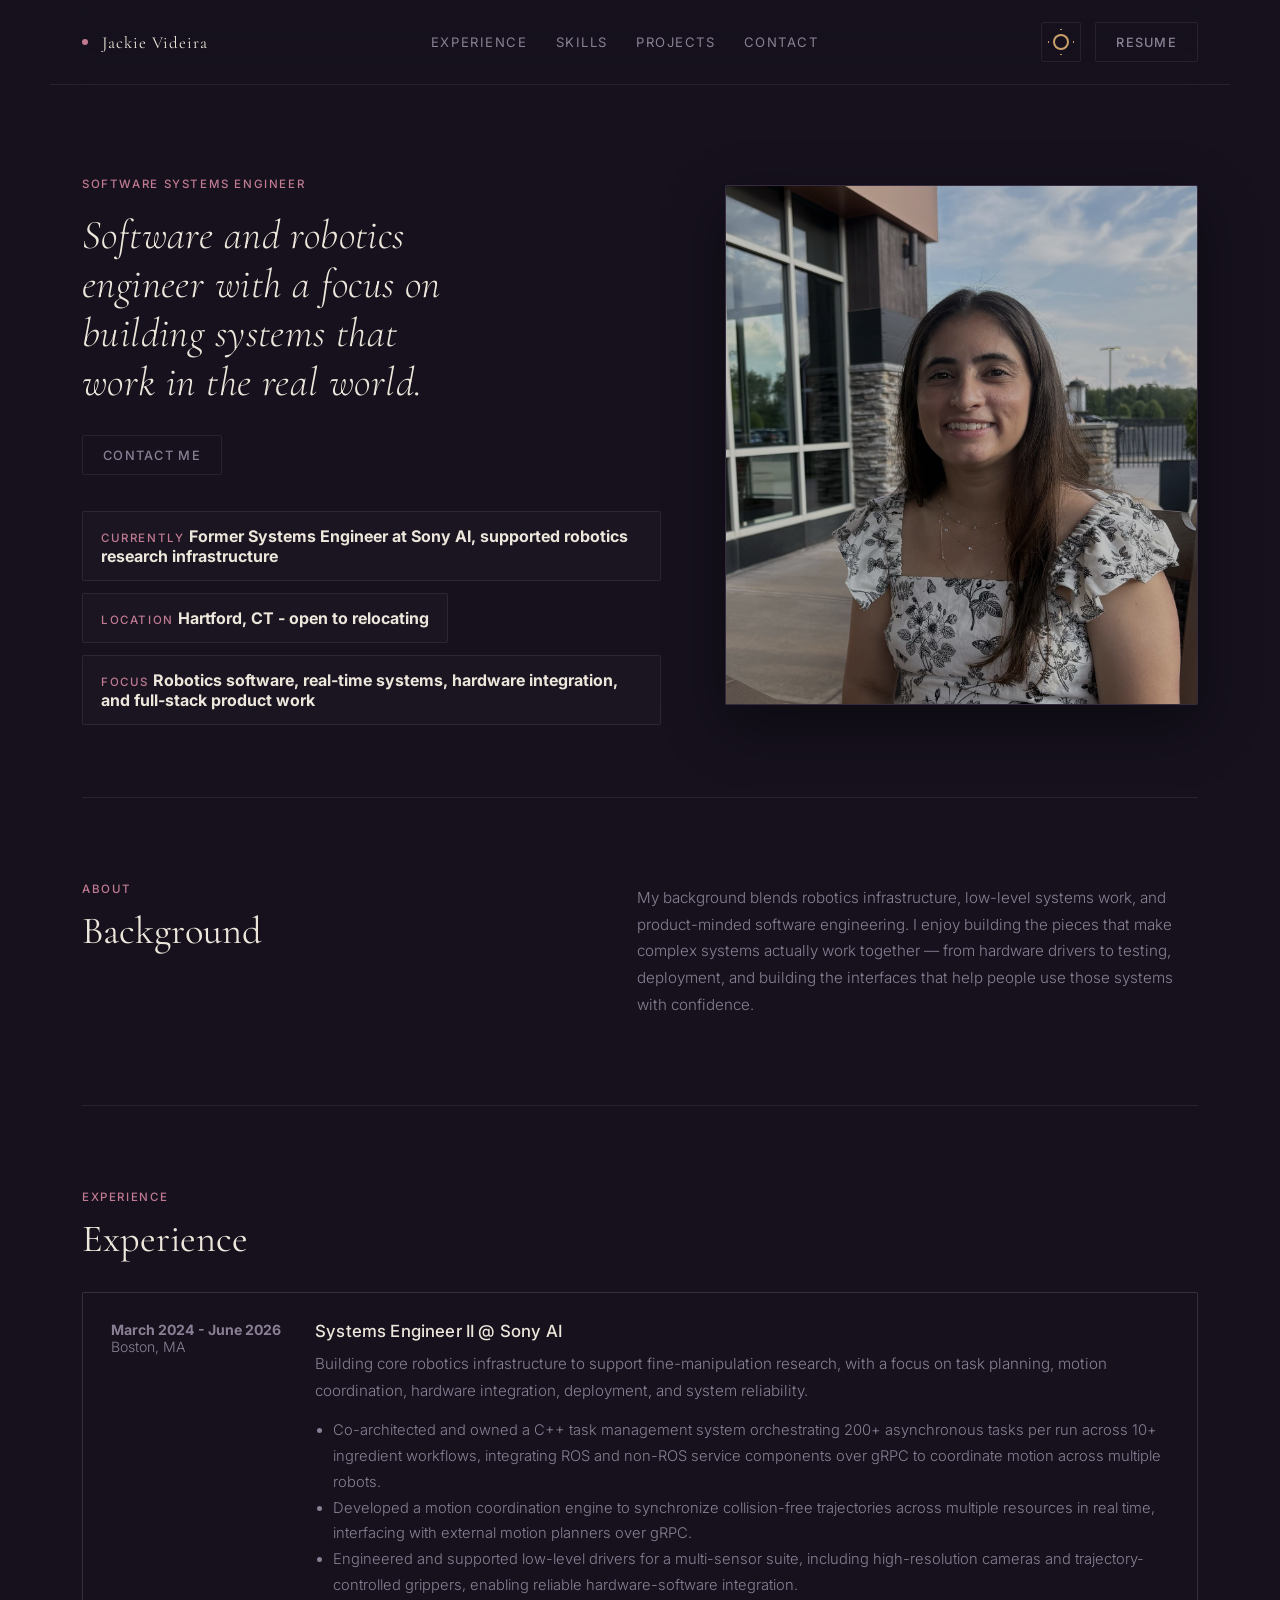
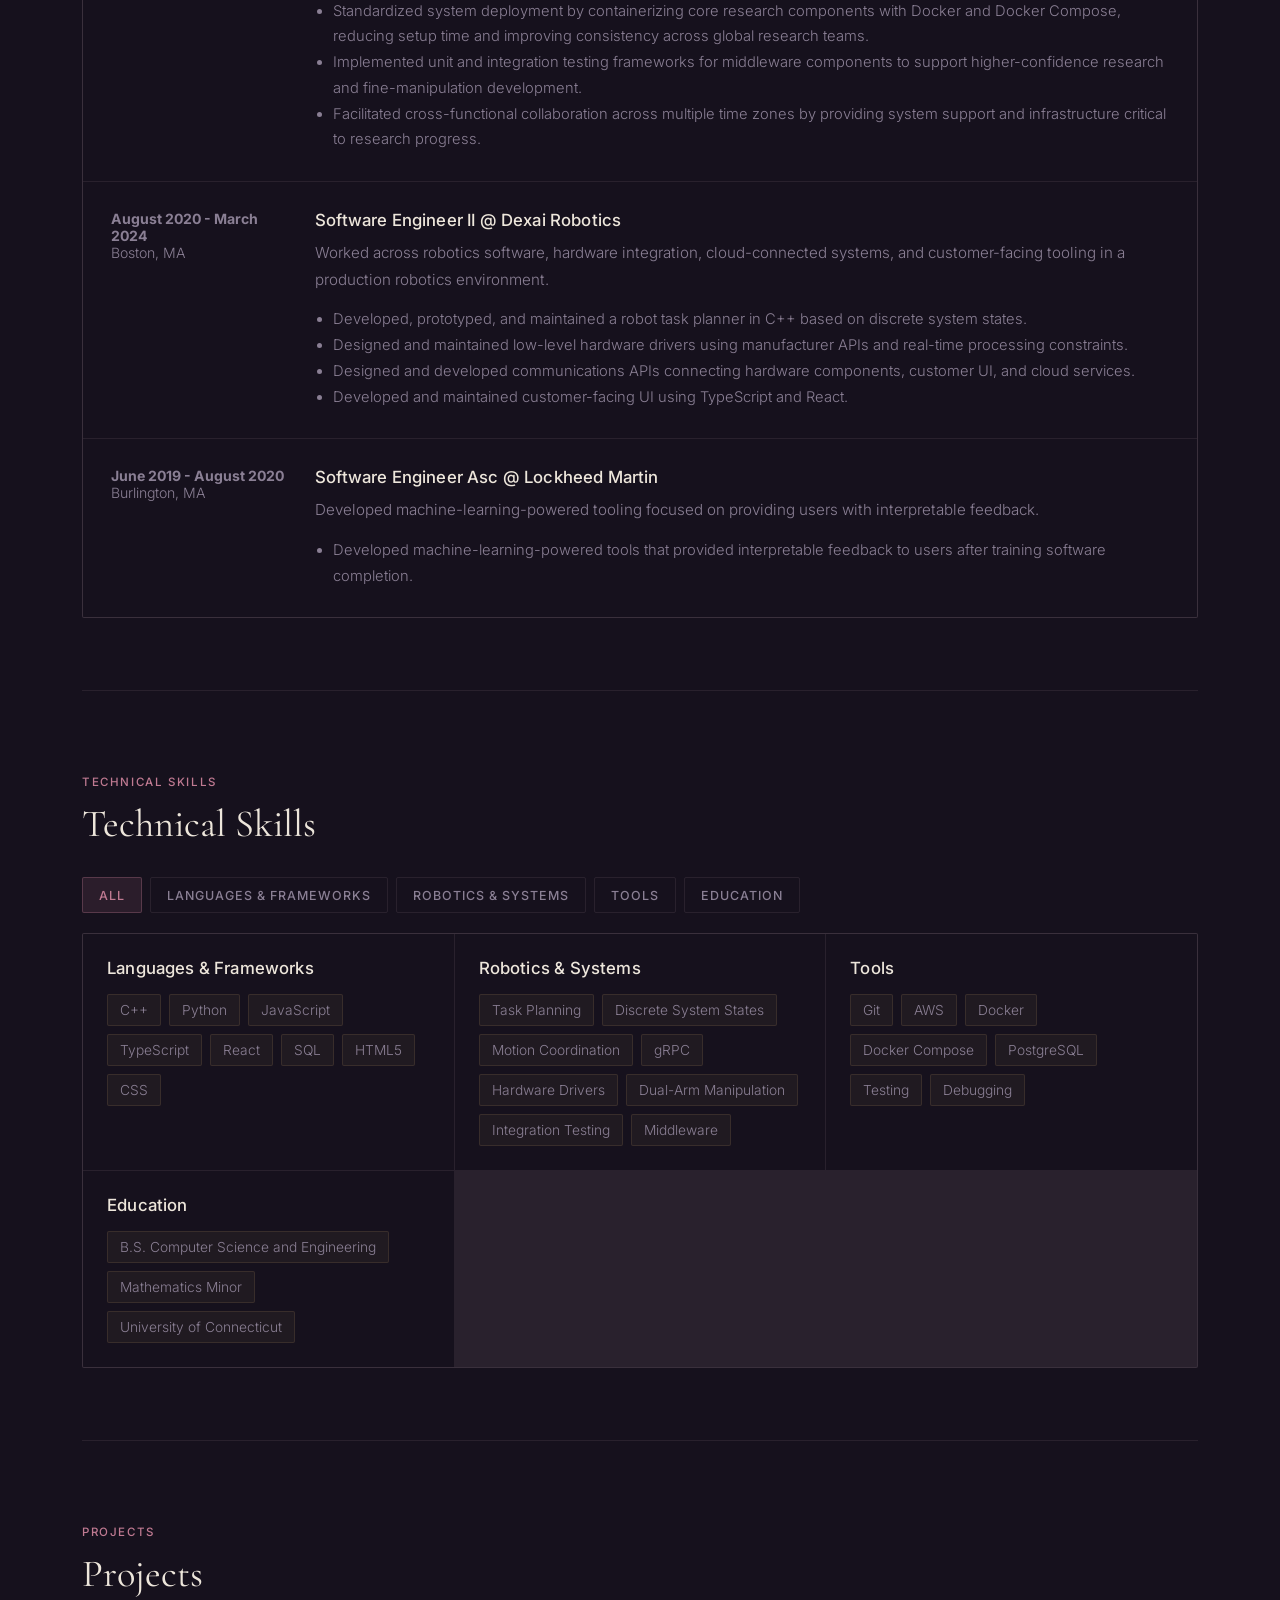
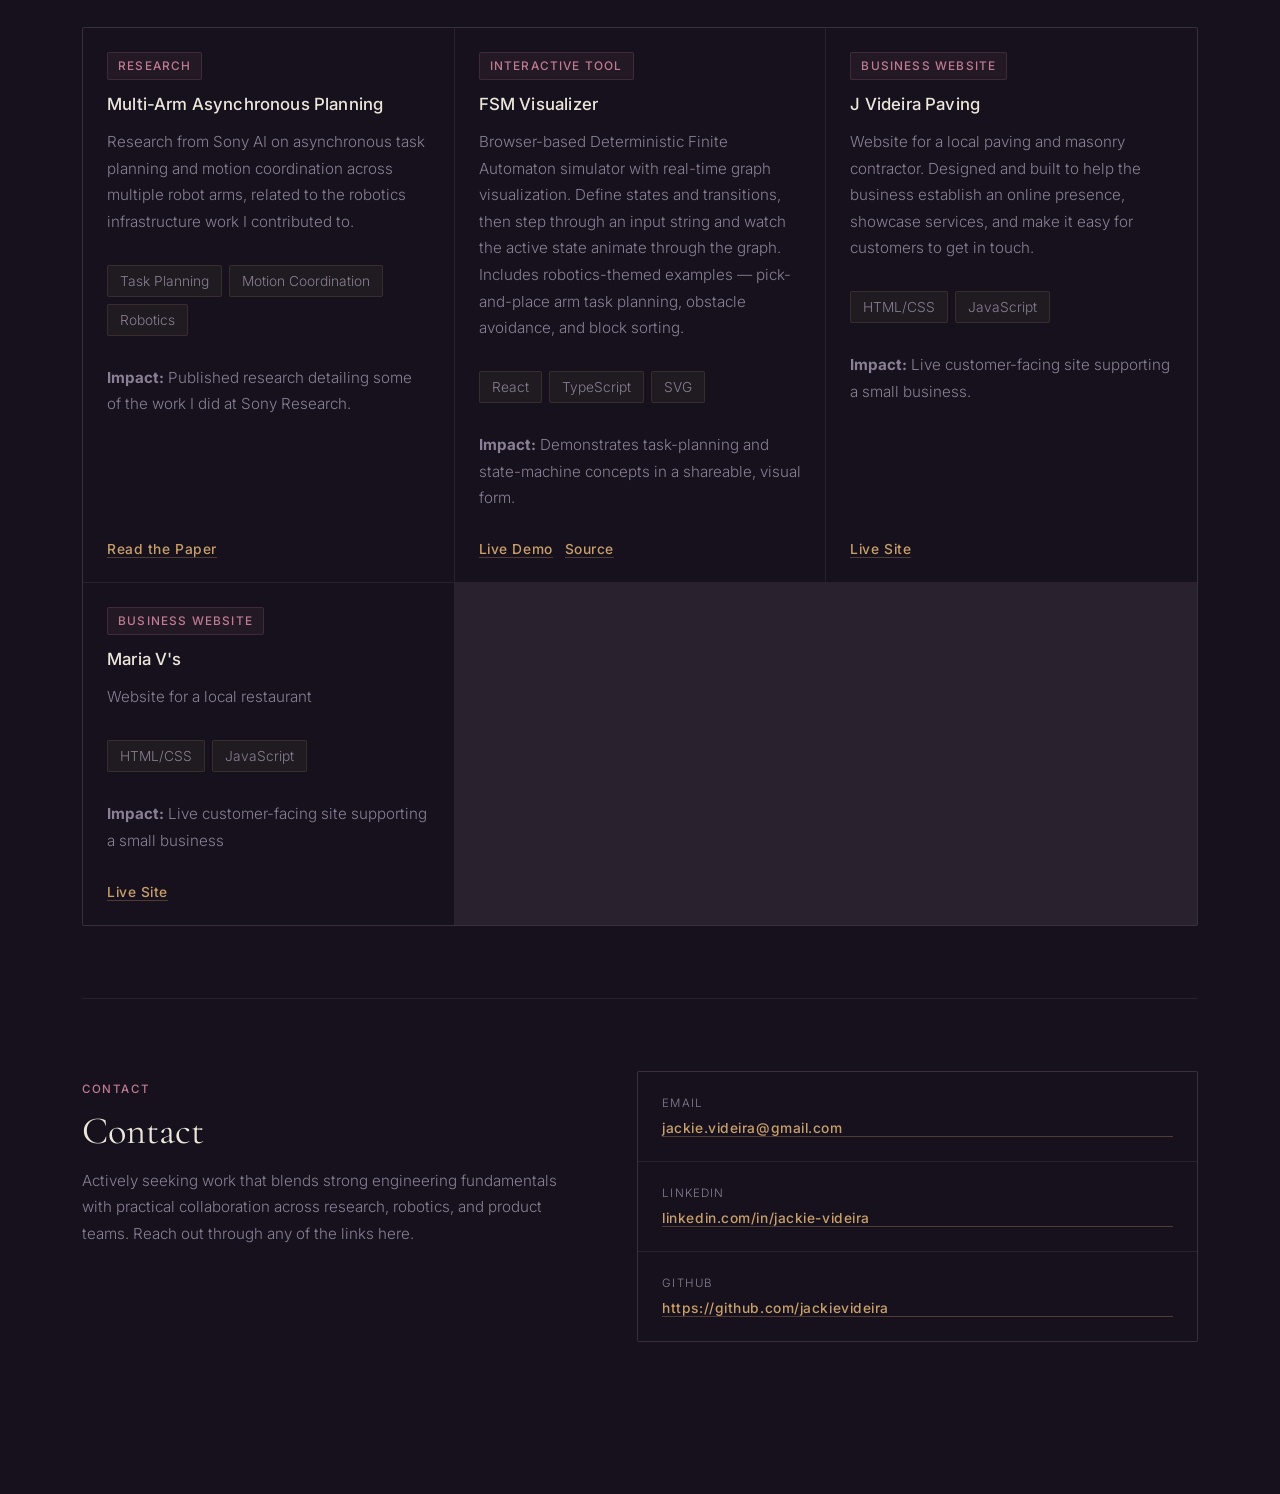
<file: index.html>
<!DOCTYPE html>
<html lang="en">
<head>
  <meta charset="UTF-8">
  <meta name="viewport" content="width=device-width, initial-scale=1.0">
  <title>Portfolio</title>
  <meta
    name="description"
    content="Interactive resume and portfolio website with experience, technical skills, and projects."
  >
  <link rel="stylesheet" href="./styles.css">
  <script>
    // Apply saved theme before first paint to avoid a flash. Defaults to dark.
    (function () {
      try {
        if (localStorage.getItem("theme") === "light") {
          document.documentElement.setAttribute("data-theme", "light");
        }
      } catch (e) {}
    })();
  </script>
</head>
<body>
  <div class="page-shell">
    <header class="topbar">
      <a class="brand" href="#home">
        <span class="brand-mark"></span>
        <span id="brandName">Your Name</span>
      </a>
      <nav class="nav">
        <a href="#experience">Experience</a>
        <a href="#skills">Skills</a>
        <a href="#projects">Projects</a>
        <a href="#contact">Contact</a>
      </nav>
      <div class="topbar-actions">
        <button
          class="theme-toggle"
          id="themeToggle"
          type="button"
          aria-label="Switch to light mode"
          aria-pressed="false"
        >
          <span class="theme-toggle-icon" aria-hidden="true"></span>
        </button>
        <a class="button button-quiet" id="resumeLink" href="#" target="_blank" rel="noreferrer">Resume</a>
      </div>
    </header>

    <main>
      <section class="hero section" id="home">
        <div class="hero-copy reveal">
          <p class="eyebrow" id="heroEyebrow">Software Engineer</p>
          <h1 id="heroTitle">Building thoughtful digital experiences with clean code and sharp UX instincts.</h1>
          <div class="hero-actions">
            <a class="button button-quiet" id="secondaryCta" href="#contact">Let's Connect</a>
          </div>
          <div class="hero-meta">
            <div>
              <span class="meta-label">Currently</span>
              <strong id="currentRole"></strong>
            </div>
            <div>
              <span class="meta-label">Location</span>
              <strong id="locationText">United States</strong>
            </div>
            <div>
              <span class="meta-label">Focus</span>
              <strong id="focusText">Frontend, product thinking, and collaboration</strong>
            </div>
          </div>
        </div>
        <div class="hero-visual reveal">
          <div class="portrait-frame">
            <img
              id="portraitImg"
              src="assets/portrait.jpg"
              alt="Portrait photo"
              style="width:100%;height:100%;object-fit:cover;position:absolute;inset:0;filter:brightness(0.75);"
            >
          </div>
        </div>
      </section>

      <section class="section intro-band reveal">
        <div>
          <p class="section-label">About</p>
          <h2>Background</h2>
        </div>
        <p class="intro-text" id="aboutText"></p>
      </section>

      <section class="section" id="experience">
        <div class="section-heading reveal">
          <div>
            <p class="section-label">Experience</p>
            <h2>Experience</h2>
          </div>
          <p class="section-copy"></p>
        </div>
        <div class="timeline" id="experienceList"></div>
      </section>

      <section class="section" id="skills">
        <div class="section-heading reveal">
          <div>
            <p class="section-label">Technical Skills</p>
            <h2>Technical Skills</h2>
          </div>
          <p class="section-copy"></p>
        </div>
        <div class="skill-controls reveal" id="skillFilters"></div>
        <div class="skill-grid" id="skillGrid"></div>
      </section>

      <section class="section" id="projects">
        <div class="section-heading reveal">
          <div>
            <p class="section-label">Projects</p>
            <h2>Projects</h2>
          </div>
          <p class="section-copy"></p>
        </div>
        <div class="project-grid" id="projectGrid"></div>
      </section>

      <section class="section contact-band reveal" id="contact">
        <div>
          <p class="section-label">Contact</p>
          <h2>Contact</h2>
          <p id="contactBlurb"></p>
        </div>
        <div class="contact-links" id="contactLinks"></div>
      </section>
    </main>
  </div>

  <script src="./content.js"></script>
  <script src="./script.js"></script>
</body>
</html>
</file>
<file: styles.css>
@import url('https://fonts.googleapis.com/css2?family=Cormorant+Garamond:ital,wght@0,300;0,400;0,500;1,300;1,400&family=Inter:wght@300;400;500;600&display=swap');

:root {
  color-scheme: dark;
  --bg: #16111d;
  --bg-soft: #1d1626;
  --surface: rgba(30, 22, 40, 0.9);
  --surface-strong: #231a2f;
  --text: #ede6db;
  --muted: #8a7f94;
  --line: rgba(230, 200, 210, 0.09);
  --shadow: 0 20px 60px rgba(0, 0, 0, 0.4);
  --accent: #c07a92;
  --accent-strong: #c9a06a;
  --accent-soft: rgba(192, 122, 146, 0.12);
  --hover-wash: rgba(255, 255, 255, 0.02);
  --max-width: 1180px;
}

:root[data-theme="light"] {
  color-scheme: light;
  --bg: #f7f3ee;
  --bg-soft: #efe8df;
  --surface: rgba(255, 255, 255, 0.9);
  --surface-strong: #fbf8f3;
  --text: #2c2230;
  --muted: #6f6577;
  --line: rgba(60, 40, 50, 0.12);
  --shadow: 0 20px 60px rgba(80, 60, 70, 0.12);
  --accent: #a8556f;
  --accent-strong: #9a7330;
  --accent-soft: rgba(168, 85, 111, 0.1);
  --hover-wash: rgba(44, 34, 48, 0.03);
}

* {
  box-sizing: border-box;
}

html {
  scroll-behavior: smooth;
}

body {
  margin: 0;
  font-family: 'Inter', "Segoe UI", "Helvetica Neue", Arial, sans-serif;
  font-weight: 300;
  background: var(--bg);
  color: var(--text);
}

img {
  display: block;
  max-width: 100%;
}

a {
  color: inherit;
  text-decoration: none;
}

.page-shell {
  min-height: 100vh;
}

/* ─── Topbar ─── */
.topbar {
  position: sticky;
  top: 0;
  z-index: 10;
  display: flex;
  align-items: center;
  justify-content: space-between;
  gap: 20px;
  max-width: var(--max-width);
  margin: 0 auto;
  padding: 22px 32px;
  backdrop-filter: blur(20px);
  border-bottom: 1px solid var(--line);
}

.brand {
  display: inline-flex;
  align-items: center;
  gap: 14px;
  font-family: 'Cormorant Garamond', Georgia, serif;
  font-weight: 400;
  font-size: 1.05rem;
  letter-spacing: 0.06em;
  color: var(--text);
}

.brand-mark {
  width: 6px;
  height: 6px;
  border-radius: 50%;
  background: var(--accent);
}

.nav {
  display: flex;
  gap: 28px;
  padding: 0;
  border: none;
  background: none;
}

.nav a {
  color: var(--muted);
  font-size: 0.82rem;
  letter-spacing: 0.12em;
  text-transform: uppercase;
  font-weight: 400;
  transition: color 200ms ease;
}

.nav a:hover,
.nav a.active {
  color: var(--text);
}

/* ─── Buttons ─── */
.button {
  display: inline-flex;
  align-items: center;
  justify-content: center;
  min-height: 40px;
  padding: 0 20px;
  border: 1px solid rgba(201, 160, 106, 0.4);
  border-radius: 2px;
  background: transparent;
  color: var(--accent-strong);
  font-family: 'Inter', sans-serif;
  font-size: 0.8rem;
  font-weight: 500;
  letter-spacing: 0.1em;
  text-transform: uppercase;
  transition: background 180ms ease, border-color 180ms ease, color 180ms ease;
}

.button:hover,
.button:focus-visible {
  background: rgba(201, 160, 106, 0.08);
  border-color: var(--accent-strong);
}

.button-quiet {
  border-color: var(--line);
  color: var(--muted);
}

.button-quiet:hover {
  border-color: var(--accent);
  color: var(--text);
  background: var(--hover-wash);
}

.button.is-disabled {
  opacity: 0.4;
  pointer-events: none;
}

/* ─── Theme toggle ─── */
.topbar-actions {
  display: inline-flex;
  align-items: center;
  gap: 14px;
}

.theme-toggle {
  display: inline-flex;
  align-items: center;
  justify-content: center;
  width: 40px;
  height: 40px;
  padding: 0;
  border: 1px solid var(--line);
  border-radius: 2px;
  background: transparent;
  color: var(--accent-strong);
  cursor: pointer;
  transition: border-color 180ms ease, background 180ms ease, color 180ms ease;
}

.theme-toggle:hover,
.theme-toggle:focus-visible {
  border-color: var(--accent-strong);
  background: var(--accent-soft);
}

.theme-toggle-icon {
  position: relative;
  display: block;
  width: 16px;
  height: 16px;
  border-radius: 50%;
  background: transparent;
  box-shadow: inset 0 0 0 2px currentColor;
}

/* Sun rays shown in dark mode (click to go light) */
.theme-toggle-icon::after {
  content: "";
  position: absolute;
  inset: -5px;
  border-radius: 50%;
  background:
    radial-gradient(circle at 50% 0, currentColor 0 1px, transparent 1.5px) top center,
    radial-gradient(circle at 50% 100%, currentColor 0 1px, transparent 1.5px) bottom center,
    radial-gradient(circle at 0 50%, currentColor 0 1px, transparent 1.5px) left center,
    radial-gradient(circle at 100% 50%, currentColor 0 1px, transparent 1.5px) right center;
  background-size: 100% 4px, 100% 4px, 4px 100%, 4px 100%;
  background-repeat: no-repeat;
}

/* In light mode the icon becomes a crescent moon (click to go dark) */
:root[data-theme="light"] .theme-toggle-icon {
  background: currentColor;
  box-shadow: none;
}

:root[data-theme="light"] .theme-toggle-icon::after {
  inset: 0;
  background: var(--bg);
  background-size: auto;
  transform: translate(4px, -3px);
}

/* ─── Layout ─── */
main {
  max-width: var(--max-width);
  margin: 0 auto;
  padding: 0 32px 80px;
}

.section {
  padding: 72px 0;
  border-top: 1px solid var(--line);
}

/* ─── Hero ─── */
.hero {
  display: grid;
  grid-template-columns: minmax(0, 1.1fr) minmax(300px, 0.9fr);
  align-items: center;
  gap: 64px;
  padding: 80px 0 72px;
  border-top: none;
}

.eyebrow,
.section-label,
.card-kicker,
.meta-label {
  text-transform: uppercase;
  letter-spacing: 0.14em;
  font-size: 0.72rem;
  color: var(--accent);
  font-weight: 500;
  font-family: 'Inter', sans-serif;
}

.hero h1 {
  margin: 20px 0 0;
  font-family: 'Cormorant Garamond', Georgia, serif;
  font-weight: 300;
  font-style: italic;
  font-size: clamp(2rem, 3.2vw, 3rem);
  line-height: 1.2;
  max-width: 22ch;
  color: var(--text);
  letter-spacing: 0.01em;
}

.section h2 {
  margin: 14px 0 0;
  font-family: 'Cormorant Garamond', Georgia, serif;
  font-weight: 400;
  line-height: 1.1;
  color: var(--text);
}

.hero-summary,
.intro-text,
.section-copy,
#contactBlurb,
.timeline-summary,
.project-copy {
  color: var(--muted);
  line-height: 1.75;
  font-size: 0.95rem;
  font-weight: 300;
}

.hero-summary {
  max-width: 52ch;
  margin: 20px 0 0;
}

.hero-actions,
.hero-meta {
  display: flex;
  flex-wrap: wrap;
  gap: 12px;
}

.hero-actions {
  margin-top: 28px;
}

.hero-meta {
  margin-top: 36px;
}

.hero-meta > div {
  padding: 14px 18px;
  border: 1px solid var(--line);
  border-radius: 2px;
  background: var(--hover-wash);
}

/* ─── Hero visual ─── */
.hero-visual {
  position: relative;
}

.portrait-frame {
  position: relative;
  min-height: 520px;
  padding: 20px;
  border-radius: 2px;
  background: var(--surface-strong);
  border: 1px solid var(--line);
  box-shadow: var(--shadow);
  overflow: hidden;
}

.portrait-image {
  width: 100%;
  height: 100%;
  min-height: 460px;
  object-fit: cover;
  border-radius: 1px;
}

.floating-card {
  position: absolute;
  max-width: 240px;
  padding: 14px 16px;
  border-radius: 2px;
  border: 1px solid var(--line);
  background: rgba(22, 17, 29, 0.88);
  backdrop-filter: blur(16px);
  box-shadow: 0 12px 32px rgba(0, 0, 0, 0.4);
}

.floating-card-top {
  top: 32px;
  right: 24px;
}

.floating-card-bottom {
  left: 24px;
  bottom: 24px;
  max-width: 280px;
}

.stats {
  display: grid;
  grid-template-columns: repeat(3, minmax(0, 1fr));
  gap: 10px;
  margin-top: 10px;
}

.stat {
  padding: 10px 12px;
  border-radius: 1px;
  background: rgba(192, 122, 146, 0.08);
  border: 1px solid rgba(192, 122, 146, 0.12);
}

.stat strong {
  display: block;
  font-size: 1.1rem;
  font-family: 'Cormorant Garamond', Georgia, serif;
  font-weight: 400;
  color: var(--accent-strong);
}

.stat span {
  display: block;
  margin-top: 3px;
  color: var(--muted);
  font-size: 0.78rem;
  letter-spacing: 0.04em;
}

/* ─── Intro / Contact bands ─── */
.intro-band,
.contact-band {
  display: grid;
  grid-template-columns: minmax(0, 0.95fr) minmax(0, 1.05fr);
  gap: 48px;
  align-items: start;
}

.intro-band h2,
.contact-band h2,
.section-heading h2 {
  font-size: clamp(1.8rem, 3vw, 2.8rem);
}

.section-heading {
  display: grid;
  grid-template-columns: minmax(0, 0.92fr) minmax(0, 1.08fr);
  gap: 24px;
  align-items: end;
  margin-bottom: 32px;
}

/* ─── Grid containers ─── */
.timeline,
.skill-grid,
.project-grid,
.contact-links {
  display: grid;
  gap: 1px;
  background: var(--line);
  border: 1px solid var(--line);
  border-radius: 2px;
  overflow: hidden;
}

/* ─── Timeline ─── */
.timeline-item {
  display: grid;
  grid-template-columns: 180px minmax(0, 1fr);
  gap: 24px;
  padding: 28px 28px;
  background: var(--bg);
  transition: background 200ms ease;
}

.timeline-item:hover {
  background: var(--hover-wash);
}

.timeline-meta {
  color: var(--muted);
  font-size: 0.88rem;
  font-weight: 300;
}

.timeline-item h3,
.project-card h3,
.skill-card h3 {
  margin: 0;
  font-size: 1.05rem;
  font-weight: 500;
  color: var(--text);
  letter-spacing: 0.01em;
}

.timeline-summary {
  margin: 10px 0 14px;
}

.timeline-highlights {
  margin: 0;
  padding-left: 18px;
  color: var(--muted);
  line-height: 1.75;
  font-size: 0.92rem;
}

/* ─── Skills ─── */
.skill-controls {
  display: flex;
  flex-wrap: wrap;
  gap: 8px;
  margin-bottom: 20px;
}

.filter-chip {
  min-height: 36px;
  padding: 0 16px;
  border-radius: 2px;
  border: 1px solid var(--line);
  background: transparent;
  color: var(--muted);
  font-family: 'Inter', sans-serif;
  font-size: 0.78rem;
  font-weight: 500;
  letter-spacing: 0.08em;
  text-transform: uppercase;
  cursor: pointer;
  transition: border-color 180ms ease, color 180ms ease, background 180ms ease;
}

.filter-chip:hover {
  color: var(--text);
  border-color: rgba(230, 200, 210, 0.2);
}

.filter-chip.is-active {
  background: var(--accent-soft);
  color: var(--accent);
  border-color: rgba(192, 122, 146, 0.3);
}

.skill-grid {
  grid-template-columns: repeat(3, minmax(0, 1fr));
}

.skill-card {
  padding: 24px;
  background: var(--bg);
  transition: background 200ms ease;
}

.skill-card:hover {
  background: var(--hover-wash);
}

.chip-list {
  display: flex;
  flex-wrap: wrap;
  gap: 8px;
  margin-top: 16px;
}

.chip {
  padding: 7px 12px;
  border-radius: 2px;
  background: rgba(201, 160, 106, 0.06);
  border: 1px solid rgba(201, 160, 106, 0.14);
  font-size: 0.86rem;
  color: var(--muted);
  font-weight: 300;
}

/* ─── Projects ─── */
.project-grid {
  grid-template-columns: repeat(3, minmax(0, 1fr));
}

.project-card {
  display: flex;
  flex-direction: column;
  gap: 14px;
  padding: 24px;
  background: var(--bg);
  transition: background 200ms ease;
}

.project-card:hover {
  background: var(--hover-wash);
}

.project-type {
  display: inline-flex;
  width: fit-content;
  padding: 6px 10px;
  border-radius: 2px;
  background: rgba(192, 122, 146, 0.08);
  border: 1px solid rgba(192, 122, 146, 0.18);
  color: var(--accent);
  font-size: 0.74rem;
  font-weight: 500;
  letter-spacing: 0.1em;
  text-transform: uppercase;
}

.project-stack {
  display: flex;
  flex-wrap: wrap;
  gap: 7px;
}

.project-links {
  display: flex;
  flex-wrap: wrap;
  gap: 12px;
  margin-top: auto;
}

.project-links a,
.contact-link a {
  color: var(--accent-strong);
  font-size: 0.86rem;
  display: block;
  word-break: break-all;
  font-weight: 500;
  letter-spacing: 0.04em;
  border-bottom: 1px solid rgba(201, 160, 106, 0.3);
  transition: border-color 180ms ease;
}

.project-links a:hover,
.contact-link a:hover {
  border-color: var(--accent-strong);
}

/* ─── Contact ─── */
.contact-links {
  grid-template-columns: 1fr;
}

.contact-link {
  padding: 24px;
  background: var(--bg);
  transition: background 200ms ease;
}

.contact-link:hover {
  background: var(--hover-wash);
}

.contact-link span {
  display: block;
  color: var(--muted);
  font-size: 0.72rem;
  letter-spacing: 0.1em;
  text-transform: uppercase;
  margin-bottom: 10px;
}

/* ─── Reveal animation ─── */
.reveal {
  opacity: 0;
  transform: translateY(20px);
  transition: opacity 700ms ease, transform 700ms ease;
}

.reveal.is-visible {
  opacity: 1;
  transform: translateY(0);
}

/* ─── Responsive ─── */
@media (max-width: 1024px) {
  .hero,
  .intro-band,
  .contact-band,
  .section-heading,
  .timeline-item {
    grid-template-columns: 1fr;
  }

  .project-grid,
  .skill-grid,
  .contact-links {
    grid-template-columns: repeat(2, minmax(0, 1fr));
  }

  .hero-visual {
    display: none;
  }
}

@media (max-width: 760px) {
  .topbar {
    position: static;
    flex-wrap: wrap;
    padding: 18px;
  }

  .nav {
    order: 3;
    width: 100%;
    justify-content: space-between;
    overflow-x: auto;
  }

  main {
    padding: 0 18px 56px;
  }

  .hero {
    gap: 36px;
    padding: 48px 0 56px;
  }

  .hero h1 {
    max-width: 100%;
  }

  .portrait-frame {
    min-height: 420px;
    padding: 12px;
  }

  .portrait-image {
    min-height: 360px;
  }

  .floating-card {
    position: static;
    max-width: none;
    margin-top: 10px;
  }

  .stats,
  .project-grid,
  .skill-grid,
  .contact-links {
    grid-template-columns: 1fr;
  }
}
</file>
